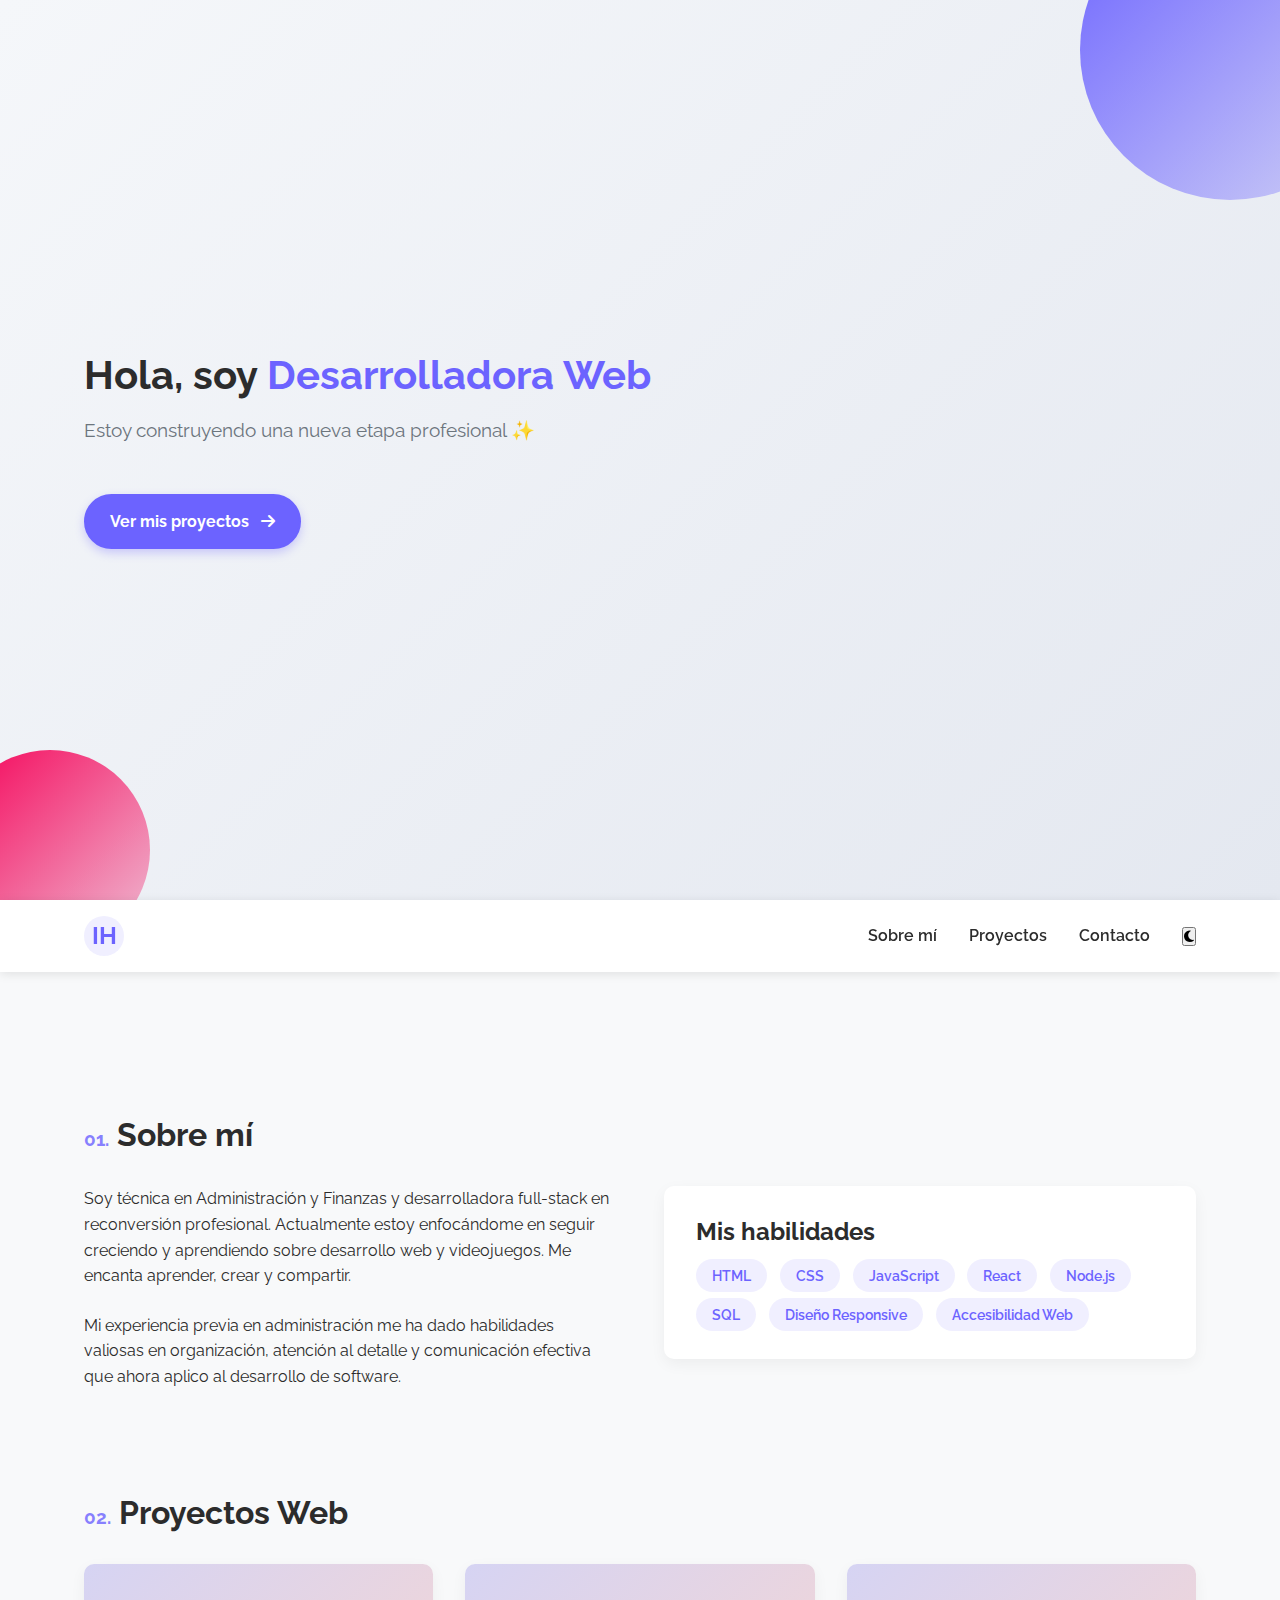
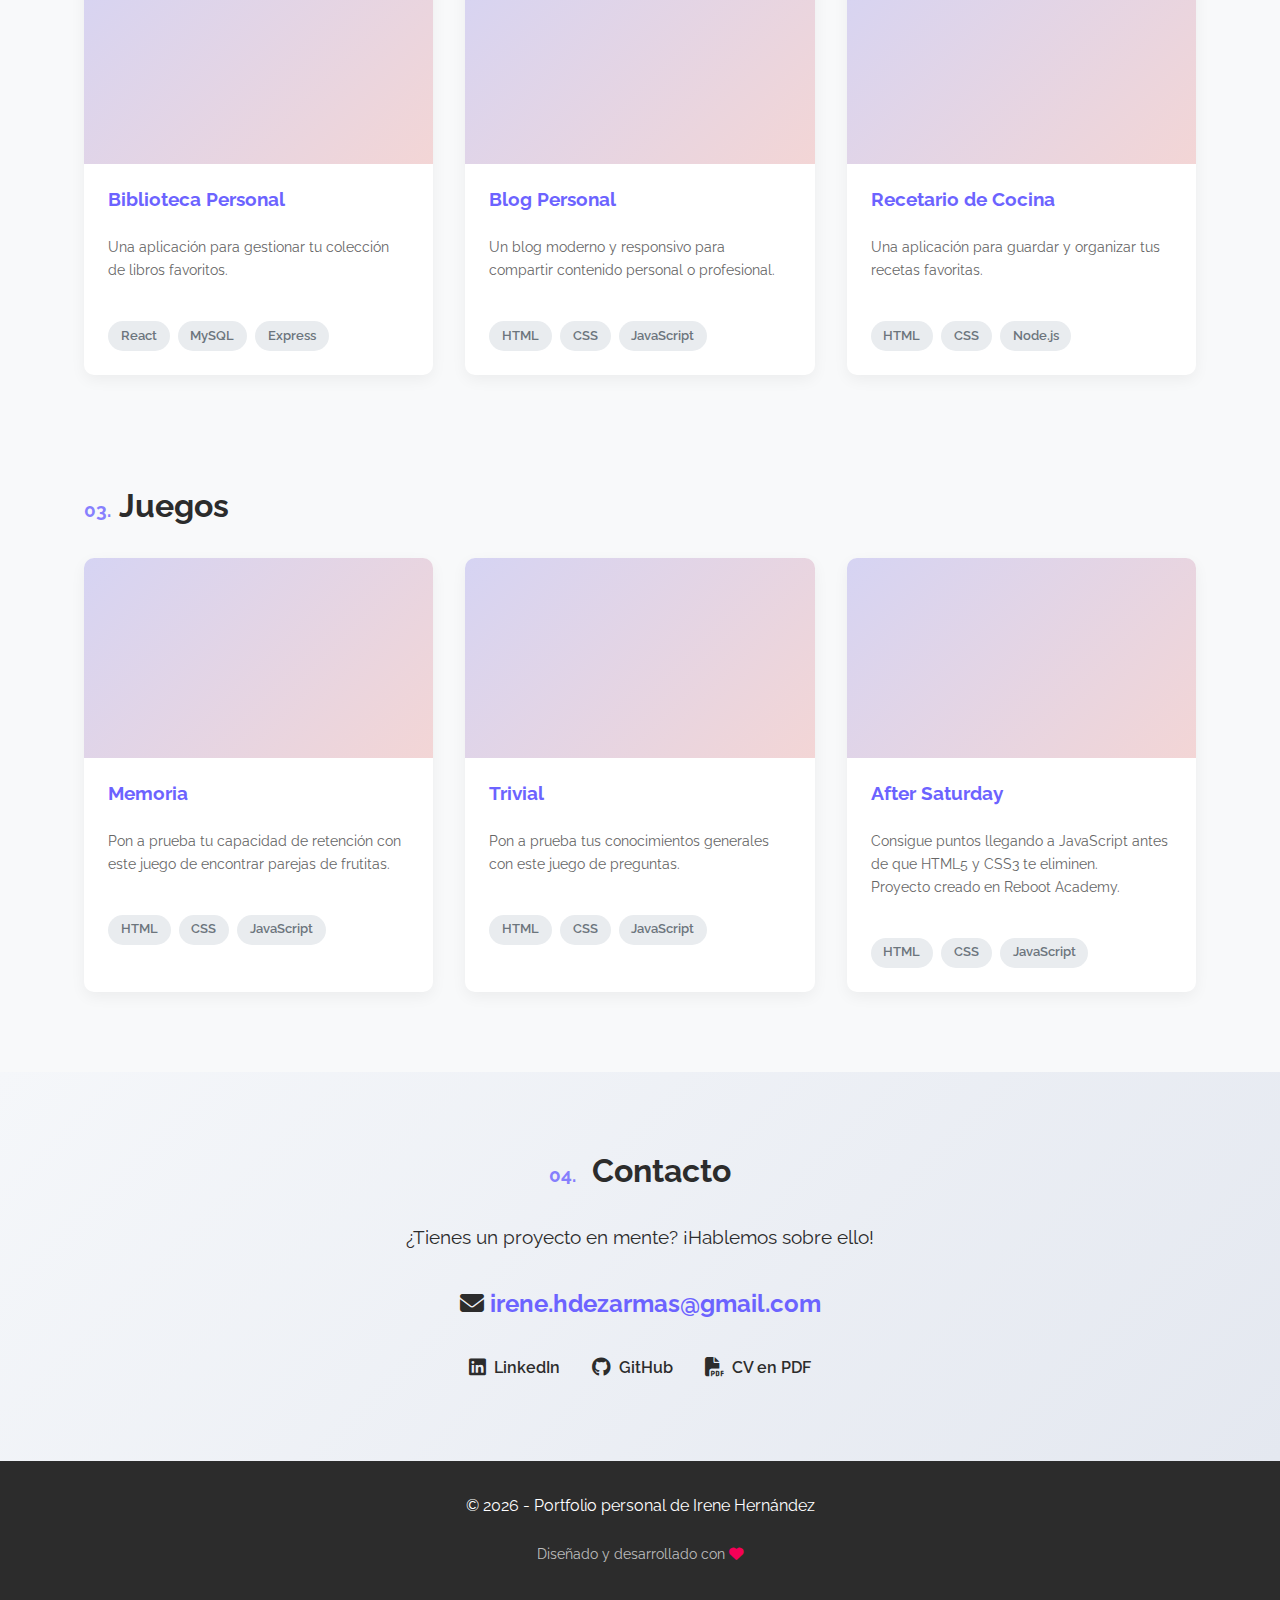
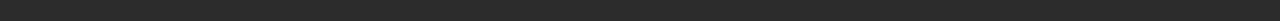
<file: index.html>
<!DOCTYPE html>
<html lang="es" data-theme="light">
<head>
  <meta charset="UTF-8" />
  <meta name="viewport" content="width=device-width, initial-scale=1.0"/>
  <title>Mi Portfolio</title>
  <link rel="stylesheet" href="css/styles.css" />
  <link rel="stylesheet" href="common/styles/variables.css" />
  <link rel="preconnect" href="https://fonts.googleapis.com">
  <link rel="preconnect" href="https://fonts.gstatic.com" crossorigin>
  <link href="https://fonts.googleapis.com/css2?family=Raleway:wght@400;700&display=swap" rel="stylesheet">
  <link rel="stylesheet" href="https://cdnjs.cloudflare.com/ajax/libs/font-awesome/6.4.0/css/all.min.css">
</head>
<body>
  <header>
    <div class="container">
      <h1>Hola, soy <span class="highlight">Desarrolladora Web</span></h1>
      <p class="tagline">Estoy construyendo una nueva etapa profesional ✨</p>
      <a href="#projects" class="btn btn-header">Ver mis proyectos <i class="fas fa-arrow-right"></i></a>
    </div>
  </header>

  <nav class="navbar">
    <div class="container nav-container">
      <div class="logo">IH</div>
      <ul class="nav-links">
        <li><a href="#about">Sobre mí</a></li>
        <li><a href="#projects">Proyectos</a></li>
        <li><a href="#contact">Contacto</a></li>
        <li><button id="theme-toggle" class="theme-toggle" aria-label="Cambiar tema">
          <i class="fas fa-moon"></i>
        </button></li>
      </ul>
    </div>
  </nav>

  <section id="about" class="about container">
    <h2><span class="section-number">01.</span>Sobre mí</h2>
    <div class="about-content">
      <div class="about-text">
        <p>
          Soy técnica en Administración y Finanzas y desarrolladora full-stack en reconversión profesional. Actualmente estoy enfocándome en seguir creciendo y aprendiendo sobre desarrollo web y videojuegos. Me encanta aprender, crear y compartir.
        </p>
        <p>
          Mi experiencia previa en administración me ha dado habilidades valiosas en organización, atención al detalle y comunicación efectiva que ahora aplico al desarrollo de software.
        </p>
      </div>
      <div class="skills-container">
        <h3>Mis habilidades</h3>
        <ul class="skills">
          <li><span class="skill-tag">HTML</span></li>
          <li><span class="skill-tag">CSS</span></li>
          <li><span class="skill-tag">JavaScript</span></li>
          <li><span class="skill-tag">React</span></li>
          <li><span class="skill-tag">Node.js</span></li>
          <li><span class="skill-tag">SQL</span></li>
          <li><span class="skill-tag">Diseño Responsive</span></li>
          <li><span class="skill-tag">Accesibilidad Web</span></li>
        </ul>
      </div>
    </div>
  </section>

  <section id="projects" class="projects">
    <div class="container">
      <h2><span class="section-number">02.</span>Proyectos Web</h2>
      <div class="projects-grid">
        <div class="project">
          <div class="project-image placeholder-image">
            <div class="project-overlay">
              <a href="#" class="btn btn-project">Ver detalles</a>
            </div>
          </div>
          <h3>Biblioteca Personal</h3>
          <p>Una aplicación para gestionar tu colección de libros favoritos.</p>
          <div class="project-tags">
            <span class="project-tag">React</span>
            <span class="project-tag">MySQL</span>
            <span class="project-tag">Express</span>
          </div>
        </div>
        
        <div class="project">
          <div class="project-image placeholder-image">
            <div class="project-overlay">
              <a href="#" class="btn btn-project">Ver detalles</a>
            </div>
          </div>
          <h3>Blog Personal</h3>
          <p>Un blog moderno y responsivo para compartir contenido personal o profesional.</p>
          <div class="project-tags">
            <span class="project-tag">HTML</span>
            <span class="project-tag">CSS</span>
            <span class="project-tag">JavaScript</span>
          </div>
        </div>
        
        <div class="project">
          <div class="project-image placeholder-image">
            <div class="project-overlay">
              <a href="#" class="btn btn-project">Ver detalles</a>
            </div>
          </div>
          <h3>Recetario de Cocina</h3>
          <p>Una aplicación para guardar y organizar tus recetas favoritas.</p>
          <div class="project-tags">
            <span class="project-tag">HTML</span>
            <span class="project-tag">CSS</span>
            <span class="project-tag">Node.js</span>
          </div>
        </div>
      </div>
    </div>
  </section>
  <section id="projects" class="projects">
    <div class="container">
  <h2><span class="section-number">03.</span>Juegos</h2>
  <div class="projects-grid">
    <div class="project">
      <div class="project-image placeholder-image">
        <div class="project-overlay">
          <a href="juegos\memoria\index.html" class="btn btn-project">Ver detalles</a>
        </div>
      </div>
      <h3>Memoria</h3>
      <p>Pon a prueba tu capacidad de retención con este juego de encontrar parejas de frutitas.</p>
      <div class="project-tags">
        <span class="project-tag">HTML</span>
        <span class="project-tag">CSS</span>
        <span class="project-tag">JavaScript</span>
      </div>
    </div>
    <div class="project">
      <div class="project-image placeholder-image">
        <div class="project-overlay">
          <a href="juegos\trivia\index.html" class="btn btn-project">Ver detalles</a>
        </div>
      </div>
      <h3>Trivial</h3>
      <p>Pon a prueba tus conocimientos generales con este juego de preguntas.</p>
      <div class="project-tags">
        <span class="project-tag">HTML</span>
        <span class="project-tag">CSS</span>
        <span class="project-tag">JavaScript</span>
      </div>
    </div>
  <div class="project">
    <div class="project-image placeholder-image">
      <div class="project-overlay">
        <a href="juegos\After-Saturday-Game-main\index.html" class="btn btn-project">Ver detalles</a>
      </div>
    </div>
    <h3>After Saturday</h3>
    <p>Consigue puntos llegando a JavaScript antes de que HTML5 y CSS3 te eliminen.<br>
      Proyecto creado en Reboot Academy.</p>
    <div class="project-tags">
      <span class="project-tag">HTML</span>
      <span class="project-tag">CSS</span>
      <span class="project-tag">JavaScript</span>
    </div>
  </div>
</div>
</div>
</section>

  <section id="contact" class="contact">
    <div class="container">
      <h2><span class="section-number">04.</span> Contacto</h2>
      <p class="contact-intro">¿Tienes un proyecto en mente? ¡Hablemos sobre ello!</p>
      <p class="email-link">
        <i class="fas fa-envelope"></i>
        <a href="mailto:irene.hdezarmas@gmail.com">irene.hdezarmas@gmail.com</a>
      </p>
      <div class="socials">
        <a href="https://www.linkedin.com/in/irene-hernández-armas-735427124/" class="social-link"><i class="fab fa-linkedin"></i> LinkedIn</a>
        <a href="https://github.com/MTBloom911" class="social-link"><i class="fab fa-github"></i> GitHub</a>
        <a href="#" class="social-link"><i class="fas fa-file-pdf"></i> CV en PDF</a>
      </div>
    </div>
  </section>

  <footer>
    <div class="container">
      <p>&copy; <span id="year"></span> - Portfolio personal de Irene Hernández</p>
      <p class="footer-note">Diseñado y desarrollado con <i class="fas fa-heart"></i></p>
    </div>
  </footer>

  <script src="js/main.js"></script>
</body>
</html>
</file>
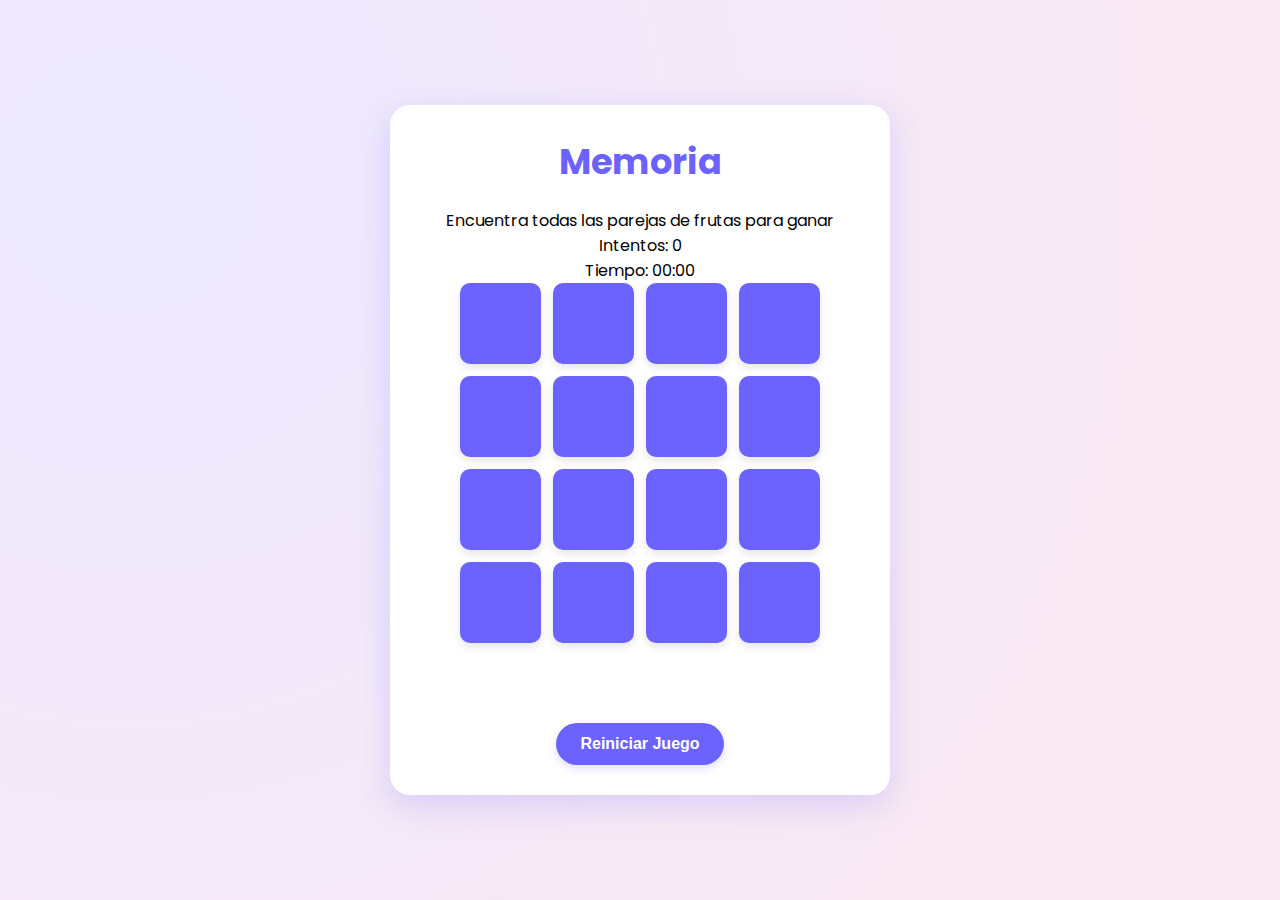
<file: juegos/memoria/index.html>
<!DOCTYPE html>
<html lang="es">
<head>
  <meta charset="UTF-8">
  <meta name="viewport" content="width=device-width, initial-scale=1.0">
  <title>Memoria</title>
  <link rel="stylesheet" href="style.css">
  <link rel="preconnect" href="https://fonts.googleapis.com">
  <link rel="preconnect" href="https://fonts.gstatic.com" crossorigin>
  <link href="https://fonts.googleapis.com/css2?family=Poppins:wght@400;600;700&display=swap" rel="stylesheet">
</head>
<body>
  <div class="game-container">
    <h1>Memoria</h1>
    <p class="instructions">Encuentra todas las parejas de frutas para ganar</p>
    
    <div class="game-stats">
      <div class="stat">
        <span class="stat-label">Intentos:</span>
        <span id="attempts">0</span>
      </div>
      <div class="stat">
        <span class="stat-label">Tiempo:</span>
        <span id="timer">00:00</span>
      </div>
    </div>
    
    <div id="game-board" class="game-board"></div>
    
    <div id="status" class="status-message"></div>
    
    <button id="restart-btn" class="restart-button">Reiniciar Juego</button>
  </div>
  
  <script src="script.js"></script>
</body>
</html>
</file>
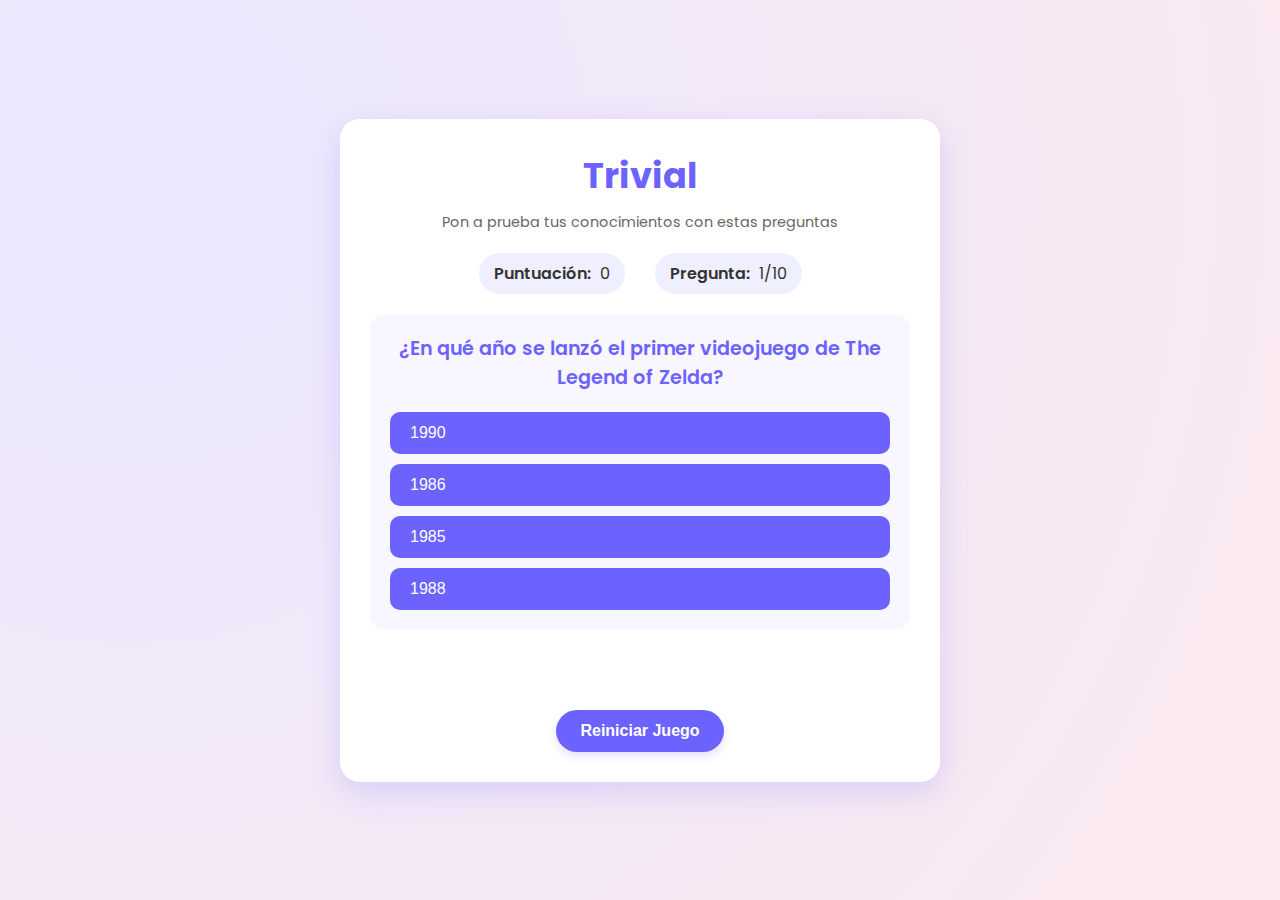
<file: juegos/trivia/index.html>
<!DOCTYPE html>
<html lang="es">
<head>
  <meta charset="UTF-8">
  <meta name="viewport" content="width=device-width, initial-scale=1.0">
  <title>Trivia</title>
  <link rel="stylesheet" href="style.css">
  <link rel="preconnect" href="https://fonts.googleapis.com">
  <link rel="preconnect" href="https://fonts.gstatic.com" crossorigin>
  <link href="https://fonts.googleapis.com/css2?family=Poppins:wght@400;600;700&display=swap" rel="stylesheet">
</head>
<body>
  <div class="game-container">
    <h1>Trivial</h1>
    <p class="instructions">Pon a prueba tus conocimientos con estas preguntas</p>
    
    <div class="game-stats">
      <div class="stat">
        <span class="stat-label">Puntuación:</span>
        <span id="score">0</span>
      </div>
      <div class="stat">
        <span class="stat-label">Pregunta:</span>
        <span id="question-counter">0/0</span>
      </div>
    </div>
    
    <div id="question-container" class="question-container">
      <div id="question" class="question"></div>
      <div id="answers" class="answers">
        <!-- Las respuestas se generarán dinámicamente -->
      </div>
    </div>
    
    <div id="status" class="status-message"></div>
    
    <button id="next-btn" class="next-button" style="display: none;">Siguiente Pregunta</button>
    <button id="restart-btn" class="restart-button">Reiniciar Juego</button>
  </div>
  
  <script src="script.js"></script>
</body>
</html>
</file>
<file: common/styles/variables.css>
:root {
  /* Colores principales - Modo claro */
  --color-primario: #6c63ff;
  --color-secundario: #ff6b6b;
  --color-acento: #ffd166;
  --color-fondo: #f9f7ff;
  --color-texto: #333333;
  --color-texto-claro: #666666;
  --color-borde: #e0e0e0;
  --color-sombra: rgba(108, 99, 255, 0.2);
  
  /* Tipografía */
  --fuente-principal: 'Montserrat', sans-serif;
  --fuente-titulos: 'Playfair Display', serif;
  
  /* Transiciones */
  --transicion: all 0.3s ease;
  
  /* Espaciado */
  --espaciado-s: 8px;
  --espaciado-m: 16px;
  --espaciado-l: 24px;
  --espaciado-xl: 32px;
  
  /* Bordes y radios */
  --radio-s: 4px;
  --radio-m: 8px;
  --radio-l: 16px;
  --radio-xl: 24px;
}

/* Modo oscuro */
[data-theme="dark"] {
  --color-primario: #8c83ff;
  --color-secundario: #ff8b8b;
  --color-acento: #ffe066;
  --color-fondo: #121212;
  --color-texto: #f0f0f0;
  --color-texto-claro: #b0b0b0;
  --color-borde: #2a2a2a;
  --color-sombra: rgba(140, 131, 255, 0.2);
}
</file>
<file: juegos/memoria/style.css>
:root {
  --color-primario: #6c63ff;
  --color-secundario: #ff6b6b;
  --color-fondo: #f9f7ff;
  --color-carta-trasera: #6c63ff;
  --color-carta-frontal: #ffffff;
  --color-texto: #333333;
  --color-sombra: rgba(108, 99, 255, 0.2);
}

* {
  margin: 0;
  padding: 0;
  box-sizing: border-box;
}

body {
  font-family: 'Poppins', sans-serif;
  text-align: center;
  background-color: var(--color-fondo);
  padding: 20px;
  background-image: radial-gradient(circle at 10% 20%, rgba(108, 99, 255, 0.1) 0%, rgba(255, 107, 107, 0.1) 90%);
  min-height: 100vh;
  display: flex;
  flex-direction: column;
  justify-content: center;
  align-items: center;
}

h1 {
  margin-bottom: 20px;
  color: var(--color-primario);
  font-weight: 700;
  font-size: 2.2rem;
}

.game-container {
  background-color: white;
  border-radius: 20px;
  padding: 30px;
  box-shadow: 0 10px 30px var(--color-sombra);
  max-width: 500px;
  width: 100%;
}

.game-board {
  display: grid;
  grid-template-columns: repeat(4, 1fr);
  grid-gap: 12px;
  justify-content: center;
  margin: 0 auto 20px;
  max-width: 360px;
}

.card {
  aspect-ratio: 1;
  background-color: var(--color-carta-trasera);
  color: white;
  display: flex;
  align-items: center;
  justify-content: center;
  font-size: 2rem;
  cursor: pointer;
  border-radius: 10px;
  user-select: none;
  transition: all 0.3s cubic-bezier(0.175, 0.885, 0.32, 1.275);
  box-shadow: 0 4px 8px rgba(0, 0, 0, 0.1);
}

.card:hover {
  transform: translateY(-3px);
  box-shadow: 0 8px 16px rgba(0, 0, 0, 0.15);
}

.card.flipped {
  background-color: var(--color-carta-frontal);
  color: var(--color-texto);
  border: 2px solid var(--color-primario);
  transform: rotateY(180deg);
}

.status-message {
  font-size: 1.5rem;
  font-weight: 600;
  color: var(--color-primario);
  height: 40px;
  margin-bottom: 20px;
}

.restart-button {
  background-color: var(--color-primario);
  color: white;
  border: none;
  padding: 12px 24px;
  border-radius: 50px;
  font-size: 1rem;
  font-weight: 600;
  cursor: pointer;
  transition: all 0.3s ease;
  box-shadow: 0 4px 8px var(--color-sombra);
}

.restart-button:hover {
  background-color: #5a52d5;
  transform: translateY(-2px);
  box-shadow: 0 6px 12px var(--color-sombra);
}

.restart-button:active {
  transform: translateY(0);
}

/* Animación para cuando se encuentra una pareja */
@keyframes matched {
  0% { transform: scale(1); }
  50% { transform: scale(1.1); }
  100% { transform: scale(0); }
}

.card.matched {
  animation: matched 0.6s forwards;
}

/* Responsive */
@media (max-width: 400px) {
  .game-board {
    grid-template-columns: repeat(4, 1fr);
    grid-gap: 8px;
  }
  
  .card {
    font-size: 1.5rem;
  }
  
  .game-stats {
    flex-direction: column;
    gap: 10px;
  }
}

/* Estilos para el mensaje de victoria */
.win-message {
  position: absolute;
  top: 50%;
  left: 50%;
  transform: translate(-50%, -50%);
  background-color: var(--color-fondo);
  padding: 30px;
  border-radius: 15px;
  box-shadow: 0 10px 30px var(--color-sombra);
  z-index: 100;
  width: 80%;
  max-width: 400px;
  animation: fadeIn 0.5s ease-in-out;
  text-align: center;
}

.win-message h2 {
  color: var(--color-primario);
  margin-bottom: 15px;
  font-size: 2rem;
}

.win-message p {
  margin-bottom: 12px;
  font-size: 1.2rem;
}

.game-container {
  position: relative;
  background-color: white;
  border-radius: 20px;
  padding: 30px;
  box-shadow: 0 10px 30px var(--color-sombra);
  max-width: 500px;
  width: 100%;
}

.game-board {
  display: grid;
  grid-template-columns: repeat(4, 1fr);
  grid-gap: 12px;
  justify-content: center;
  margin: 0 auto 20px;
  max-width: 360px;
}

.card {
  aspect-ratio: 1;
  background-color: var(--color-carta-trasera);
  color: white;
  display: flex;
  align-items: center;
  justify-content: center;
  font-size: 2rem;
  cursor: pointer;
  border-radius: 10px;
  user-select: none;
  transition: all 0.3s cubic-bezier(0.175, 0.885, 0.32, 1.275);
  box-shadow: 0 4px 8px rgba(0, 0, 0, 0.1);
}

.card:hover {
  transform: translateY(-5px);
  box-shadow: 0 8px 16px rgba(0, 0, 0, 0.15);
}

.card.flipped {
  background-color: var(--color-carta-frontal);
  color: var(--color-texto);
  border: 2px solid var(--color-primario);
  transform: rotateY(180deg);
}

.status-message {
  font-size: 1.5rem;
  font-weight: 600;
  color: var(--color-primario);
  height: 40px;
  margin-bottom: 20px;
}

.restart-button {
  background-color: var(--color-primario);
  color: white;
  border: none;
  padding: 12px 24px;
  border-radius: 50px;
  font-size: 1rem;
  font-weight: 600;
  cursor: pointer;
  transition: all 0.3s ease;
  box-shadow: 0 4px 8px var(--color-sombra);
}

.restart-button:hover {
  background-color: #5a52d5;
  transform: translateY(-2px);
  box-shadow: 0 6px 12px var(--color-sombra);
}

.restart-button:active {
  transform: translateY(0);
}

/* Animación para cuando se encuentra una pareja */
@keyframes matched {
  0% { transform: scale(1); }
  50% { transform: scale(1.1); }
  100% { transform: scale(0); }
}

.card.matched {
  animation: matched 0.6s forwards;
}

/* Responsive */
@media (max-width: 400px) {
  .game-board {
    grid-template-columns: repeat(4, 1fr);
    grid-gap: 8px;
  }
  
  .card {
    font-size: 1.5rem;
  }
  
  .game-stats {
    flex-direction: column;
    gap: 10px;
  }
}

@keyframes fadeIn {
  from { opacity: 0; transform: translate(-50%, -40%); }
  to { opacity: 1; transform: translate(-50%, -50%); }
}
</file>
<file: juegos/trivia/style.css>
:root {
  --primary-color: #6c63ff;
  --secondary-color: #ff6b6b;
  --background-color: #f9f7ff;
  --answer-back: #6c63ff;
  --answer-front: #ffffff;
  --text-color: #333333;
  --shadow-color: rgba(108, 99, 255, 0.2);
  --correct-color: #4caf50;
  --incorrect-color: #f44336;
}

* {
  margin: 0;
  padding: 0;
  box-sizing: border-box;
}

body {
  font-family: 'Poppins', sans-serif;
  text-align: center;
  background-color: var(--background-color);
  color: var(--text-color);
  min-height: 100vh;
  display: flex;
  justify-content: center;
  align-items: center;
  padding: 20px;
  background-image: radial-gradient(circle at 10% 20%, rgba(108, 99, 255, 0.1) 0%, rgba(255, 107, 107, 0.1) 90%);
  margin: 0 auto; /* Añadido para centrar el contenido */
  width: 100%; /* Asegura que ocupe todo el ancho disponible */
}

.game-container {
  background-color: white;
  border-radius: 20px;
  padding: 30px;
  box-shadow: 0 10px 30px var(--shadow-color);
  max-width: 600px;
  width: 100%;
  margin: 0 auto; /* Añadido para centrar el contenedor del juego */
}

h1 {
  margin-bottom: 10px;
  color: var(--primary-color);
  font-weight: 700;
  font-size: 2.2rem;
}

.instructions {
  margin-bottom: 20px;
  color: #666;
  font-size: 0.9rem;
}

.game-stats {
  display: flex;
  justify-content: center;
  gap: 30px;
  margin-bottom: 20px;
  font-size: 1rem;
}

.stat {
  background-color: rgba(108, 99, 255, 0.1);
  padding: 8px 15px;
  border-radius: 50px;
}

.stat-label {
  font-weight: 600;
  margin-right: 5px;
}

.question-container {
  margin-bottom: 20px;
  background-color: rgba(108, 99, 255, 0.05);
  padding: 20px;
  border-radius: 15px;
}

.question {
  font-size: 1.2rem;
  font-weight: 600;
  margin-bottom: 20px;
  color: var(--primary-color);
}

.answers {
  display: flex;
  flex-direction: column;
  gap: 10px;
}

.answer-btn {
  background-color: var(--answer-back);
  color: white;
  border: none;
  padding: 12px 20px;
  border-radius: 10px;
  font-size: 1rem;
  cursor: pointer;
  transition: all 0.3s ease;
  text-align: left;
}

.answer-btn:hover {
  transform: translateY(-2px);
  box-shadow: 0 4px 8px var(--shadow-color);
}

.answer-btn.correct {
  background-color: var(--correct-color);
}

.answer-btn.incorrect {
  background-color: var(--incorrect-color);
}

.status-message {
  font-size: 1.5rem;
  font-weight: 600;
  color: var(--primary-color);
  height: 40px;
  margin-bottom: 20px;
}

.restart-button, .next-button {
  background-color: var(--primary-color);
  color: white;
  border: none;
  padding: 12px 24px;
  border-radius: 50px;
  font-size: 1rem;
  font-weight: 600;
  cursor: pointer;
  transition: all 0.3s ease;
  box-shadow: 0 4px 8px var(--shadow-color);
  margin: 0 5px;
}

.restart-button:hover, .next-button:hover {
  background-color: #5a52d5;
  transform: translateY(-2px);
  box-shadow: 0 6px 12px var(--shadow-color);
}

.restart-button:active, .next-button:active {
  transform: translateY(0);
}

/* Responsive */
@media (max-width: 500px) {
  .game-stats {
    flex-direction: column;
    gap: 10px;
  }
  
  .question {
    font-size: 1rem;
  }
  
  .answer-btn {
    font-size: 0.9rem;
    padding: 10px 15px;
  }
}

/* Estilos para la pantalla final */
.result-container {
  text-align: center;
  padding: 20px;
  margin: 20px 0 30px;
  background-color: rgba(108, 99, 255, 0.05);
  border-radius: 15px;
  animation: fadeIn 0.5s ease-in-out;
}

@keyframes fadeIn {
  from { opacity: 0; transform: translateY(20px); }
  to { opacity: 1; transform: translateY(0); }
}

.final-score {
  margin-bottom: 20px;
}

.emoji {
  font-size: 4rem;
  display: block;
  margin-bottom: 10px;
  animation: bounce 1s infinite alternate;
}

@keyframes bounce {
  from { transform: scale(1); }
  to { transform: scale(1.1); }
}

.score-number {
  font-size: 2.5rem;
  font-weight: 700;
  margin: 15px 0;
  display: inline-block;
  padding: 10px 20px;
  border-radius: 50px;
}

.perfect-score {
  background-color: #4caf50;
  color: white;
}

.good-score {
  background-color: #2196f3;
  color: white;
}

.low-score {
  background-color: #ff9800;
  color: white;
}

.final-message {
  font-size: 1.2rem;
  margin-bottom: 20px;
}

.restart-button.highlight {
  animation: pulse 1.5s infinite;
  transform: scale(1.05);
}

@keyframes pulse {
  0% { box-shadow: 0 0 0 0 rgba(108, 99, 255, 0.4); }
  70% { box-shadow: 0 0 0 10px rgba(108, 99, 255, 0); }
  100% { box-shadow: 0 0 0 0 rgba(108, 99, 255, 0); }
}
</file>
<file: css/styles.css>
/* Variables y reset */
:root {
  --primary-color: #6c63ff;
  --secondary-color: #f50057;
  --dark-color: #2c2c2c;
  --light-color: #f8f9fa;
  --gray-color: #6c757d;
  --light-gray: #e9ecef;
  --font-main: 'Raleway', sans-serif;
  --transition: all 0.3s ease;
}

* {
  margin: 0;
  padding: 0;
  box-sizing: border-box;
}

html {
  scroll-behavior: smooth;
}

body {
  font-family: var(--font-main);
  line-height: 1.6;
  color: var(--dark-color);
  background-color: var(--light-color);
}

.container {
  width: 90%;
  max-width: 1200px;
  margin: 0 auto;
  padding: 0 20px;
}

/* Tipografía */
h1, h2, h3 {
  font-weight: 700;
  line-height: 1.2;
}

h1 {
  font-size: 2.5rem;
  margin-bottom: 1rem;
}

h2 {
  font-size: 2rem;
  margin-bottom: 2rem;
  position: relative;
  display: inline-block;
}

h3 {
  font-size: 1.5rem;
  margin-bottom: 1rem;
}

p {
  margin-bottom: 1.5rem;
}

.highlight {
  color: var(--primary-color);
}

.section-number {
  color: var(--primary-color);
  font-size: 1.2rem;
  margin-right: 0.5rem;
  opacity: 0.8;
}

/* Botones */
.btn {
  display: inline-block;
  background-color: var(--primary-color);
  color: white;
  padding: 0.8rem 1.5rem;
  border-radius: 30px;
  text-decoration: none;
  font-weight: 700;
  transition: var(--transition);
  border: 2px solid var(--primary-color);
}

.btn:hover {
  background-color: transparent;
  color: var(--primary-color);
}

.btn i {
  margin-left: 0.5rem;
}

.btn-header {
  margin-top: 1.5rem;
  box-shadow: 0 4px 10px rgba(108, 99, 255, 0.3);
}

.btn-project {
  padding: 0.6rem 1.2rem;
  font-size: 0.9rem;
}

/* Header */
header {
  height: 100vh;
  display: flex;
  align-items: center;
  background: linear-gradient(135deg, #f5f7fa 0%, #e4e8f0 100%);
  position: relative;
  overflow: hidden;
}

header::before {
  content: '';
  position: absolute;
  width: 300px;
  height: 300px;
  border-radius: 50%;
  background: linear-gradient(135deg, var(--primary-color) 0%, rgba(108, 99, 255, 0.2) 100%);
  top: -100px;
  right: -100px;
  z-index: 0;
}

header::after {
  content: '';
  position: absolute;
  width: 200px;
  height: 200px;
  border-radius: 50%;
  background: linear-gradient(135deg, var(--secondary-color) 0%, rgba(245, 0, 87, 0.2) 100%);
  bottom: -50px;
  left: -50px;
  z-index: 0;
}

header .container {
  position: relative;
  z-index: 1;
}

.tagline {
  font-size: 1.2rem;
  color: var(--gray-color);
}

/* Navegación */
.navbar {
  position: sticky;
  top: 0;
  background-color: white;
  box-shadow: 0 2px 10px rgba(0, 0, 0, 0.1);
  padding: 1rem 0;
  z-index: 100;
  margin-bottom: 2rem; /* Añadido para separar del contenido siguiente */
}

.nav-container {
  display: flex;
  justify-content: space-between;
  align-items: center;
}

.logo {
  font-weight: 700;
  font-size: 1.5rem;
  color: var(--primary-color);
  background-color: rgba(108, 99, 255, 0.1);
  width: 40px;
  height: 40px;
  display: flex;
  align-items: center;
  justify-content: center;
  border-radius: 50%;
}

.nav-links {
  display: flex;
  list-style: none;
}

.nav-links li {
  margin-left: 2rem;
}

.nav-links a {
  text-decoration: none;
  color: var(--dark-color);
  font-weight: 600;
  transition: var(--transition);
  position: relative;
}

.nav-links a::after {
  content: '';
  position: absolute;
  width: 0;
  height: 2px;
  bottom: -5px;
  left: 0;
  background-color: var(--primary-color);
  transition: var(--transition);
}

.nav-links a:hover {
  color: var(--primary-color);
}

.nav-links a:hover::after {
  width: 100%;
}

/* Secciones */
section {
  padding: 5rem 0;
}

/* Ajuste específico para la sección "Sobre mí" */
#about {
  padding-top: 7rem; /* Aumentado para separar más del navbar */
}

/* Ajuste para reducir espacio entre secciones de proyectos */
#projects + #projects {
  padding-top: 2rem; /* Reducido para acercar las secciones 02 y 03 */
}

section:nth-child(even) {
  background-color: #f8f9fa;
}

/* Sobre mí */
.about-content {
  display: grid;
  grid-template-columns: 1fr 1fr;
  gap: 3rem;
  align-items: start;
}

.skills-container {
  background-color: white;
  padding: 2rem;
  border-radius: 10px;
  box-shadow: 0 5px 15px rgba(0, 0, 0, 0.05);
}

.skills {
  list-style: none;
  display: flex;
  flex-wrap: wrap;
  gap: 0.8rem;
  margin-top: 1rem;
}

.skill-tag {
  background-color: rgba(108, 99, 255, 0.1);
  color: var(--primary-color);
  padding: 0.5rem 1rem;
  border-radius: 20px;
  font-size: 0.9rem;
  font-weight: 600;
}

/* Proyectos */
.projects-grid {
  display: grid;
  grid-template-columns: repeat(auto-fill, minmax(300px, 1fr));
  gap: 2rem;
}

.project {
  background-color: white;
  border-radius: 10px;
  overflow: hidden;
  box-shadow: 0 5px 15px rgba(0, 0, 0, 0.05);
  transition: var(--transition);
}

.project:hover {
  transform: translateY(-5px);
  box-shadow: 0 8px 25px rgba(0, 0, 0, 0.1);
}

.project-image {
  height: 200px;
  background-color: #f0f0f0;
  position: relative;
  overflow: hidden;
}

.placeholder-image {
  background-image: linear-gradient(135deg, rgba(108, 99, 255, 0.2), rgba(255, 107, 107, 0.2));
}

.project-overlay {
  position: absolute;
  top: 0;
  left: 0;
  width: 100%;
  height: 100%;
  background-color: rgba(108, 99, 255, 0.9);
  display: flex;
  justify-content: center;
  align-items: center;
  opacity: 0;
  transition: var(--transition);
}

.project:hover .project-overlay {
  opacity: 1;
}

.project h3 {
  padding: 1.5rem 1.5rem 0.5rem;
  font-size: 1.2rem;
  color: var(--primary-color);
}

.project p {
  padding: 0 1.5rem 1rem;
  color: #666;
  font-size: 0.9rem;
}

.project-tags {
  display: flex;
  flex-wrap: wrap;
  gap: 0.5rem;
  padding: 0 1.5rem 1.5rem;
}

.project-tag {
  background-color: rgba(108, 99, 255, 0.1);
  color: var(--primary-color);
  padding: 0.3rem 0.8rem;
  border-radius: 20px;
  font-size: 0.8rem;
  font-weight: 600;
}

.btn-project {
  background-color: white;
  color: var(--primary-color);
  padding: 0.8rem 1.5rem;
  border-radius: 50px;
  font-weight: 600;
  text-decoration: none;
  transition: var(--transition);
}

.btn-project:hover {
  background-color: var(--primary-color);
  color: white;
  transform: translateY(-2px);
}

.project-tag {
  background-color: var(--light-gray);
  color: var(--gray-color);
  padding: 0.3rem 0.8rem;
  border-radius: 20px;
  font-size: 0.8rem;
}

/* Contacto */
.contact {
  background: linear-gradient(135deg, #f5f7fa 0%, #e4e8f0 100%);
  text-align: center;
}

.contact-intro {
  font-size: 1.2rem;
  max-width: 600px;
  margin: 0 auto 2rem;
}

.email-link {
  font-size: 1.5rem;
  margin-bottom: 2rem;
}

.email-link a {
  color: var(--primary-color);
  text-decoration: none;
  font-weight: 700;
  transition: var(--transition);
}

.email-link a:hover {
  color: var(--secondary-color);
}

.socials {
  display: flex;
  justify-content: center;
  gap: 2rem;
  margin-top: 2rem;
}

.social-link {
  text-decoration: none;
  color: var(--dark-color);
  font-weight: 600;
  transition: var(--transition);
  display: flex;
  align-items: center;
}

.social-link i {
  margin-right: 0.5rem;
  font-size: 1.2rem;
}

.social-link:hover {
  color: var(--primary-color);
}

/* Footer */
footer {
  background-color: var(--dark-color);
  color: white;
  padding: 2rem 0;
  text-align: center;
}

.footer-note {
  margin-top: 0.5rem;
  font-size: 0.9rem;
  color: rgba(255, 255, 255, 0.7);
}

.footer-note i {
  color: var(--secondary-color);
}

/* Responsive */
@media (max-width: 768px) {
  h1 {
    font-size: 2rem;
  }
  
  h2 {
    font-size: 1.8rem;
  }
  
  .about-content {
    grid-template-columns: 1fr;
  }
  
  .nav-links li {
    margin-left: 1rem;
  }
}

@media (max-width: 576px) {
  header {
    height: auto;
    padding: 5rem 0;
  }
  
  .nav-container {
    flex-direction: column;
    gap: 1rem;
  }
  
  .nav-links {
    width: 100%;
    justify-content: space-between;
  }
  
  .nav-links li {
    margin-left: 0;
  }
  
  .projects-grid {
    grid-template-columns: 1fr;
  }
  
  .socials {
    flex-direction: column;
    gap: 1rem;
  }
}
</file>
